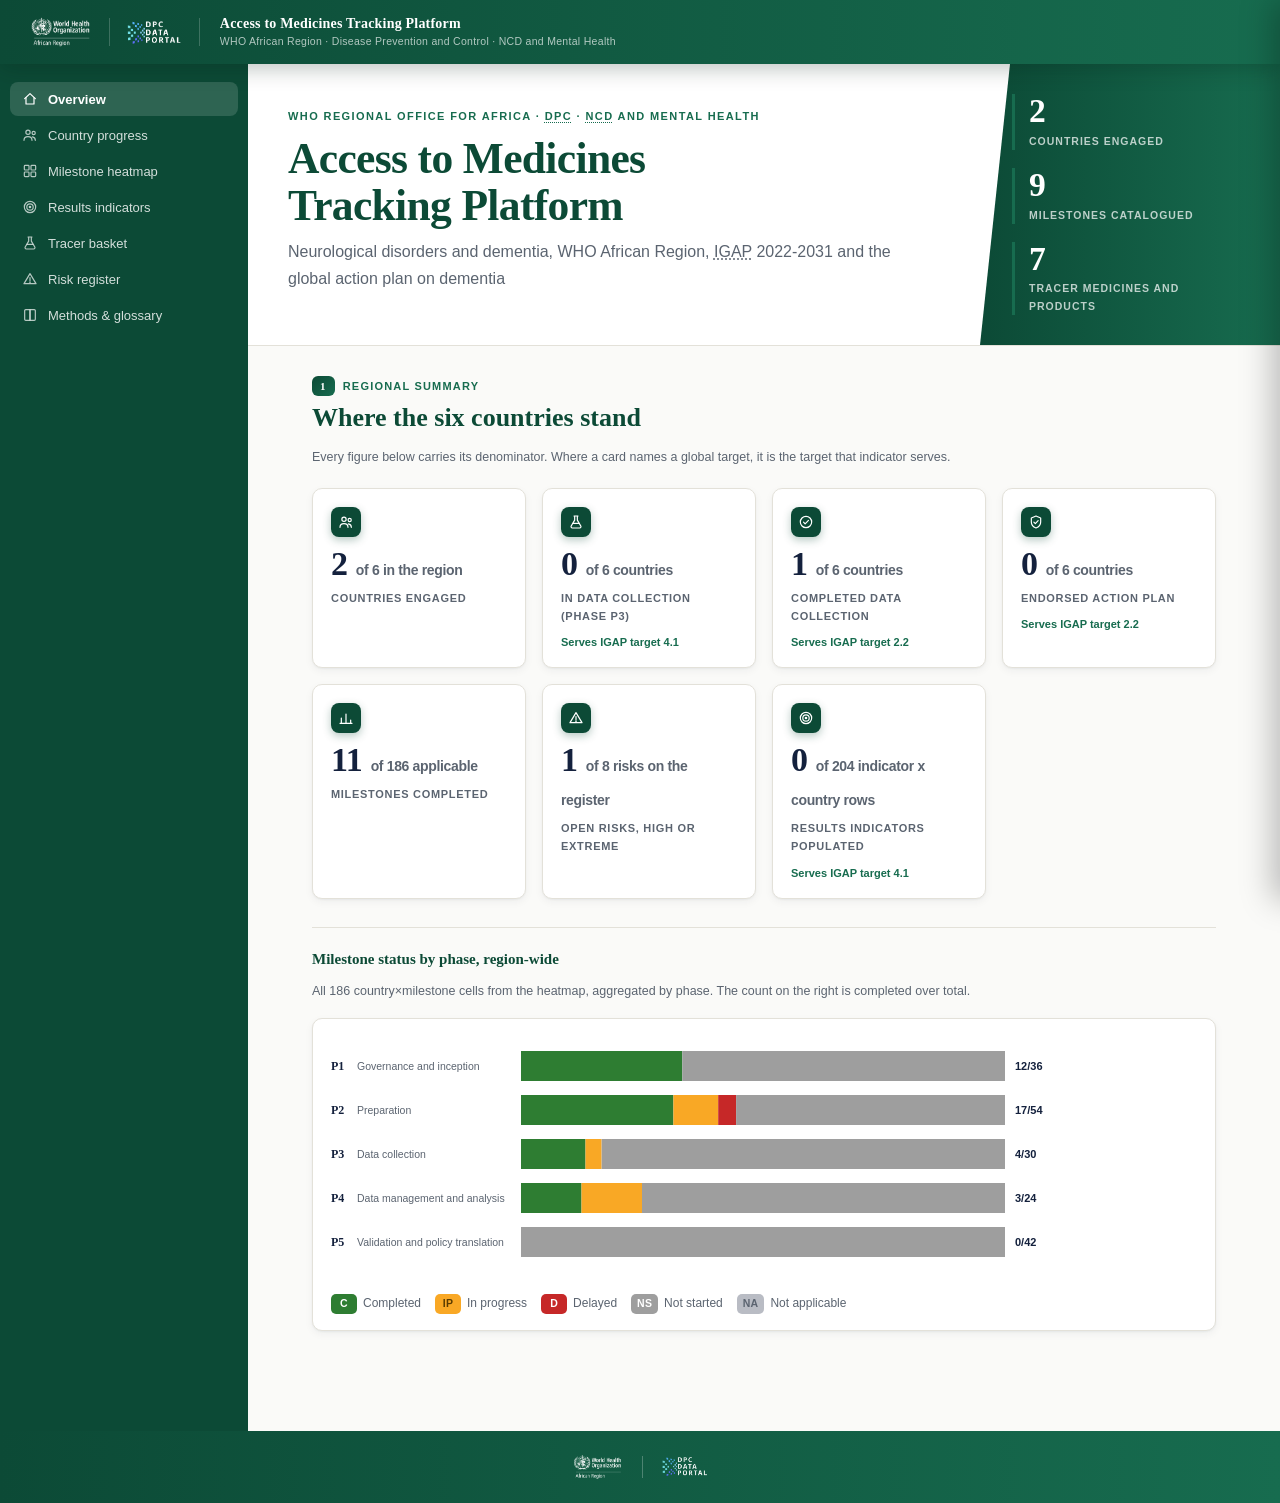
<file: index.html>
<!DOCTYPE html>
<html lang="en">
<head>
<meta charset="UTF-8">
<meta http-equiv="refresh" content="0; url=output/AtM_AFRO_Dashboard.html">
<title>Access to Medicines Tracking Platform — WHO AFRO</title>
<link rel="canonical" href="output/AtM_AFRO_Dashboard.html">
</head>
<body>
<p>Redirecting to the <a href="output/AtM_AFRO_Dashboard.html">Access to Medicines Tracking Platform</a>.</p>
</body>
</html>
</file>
